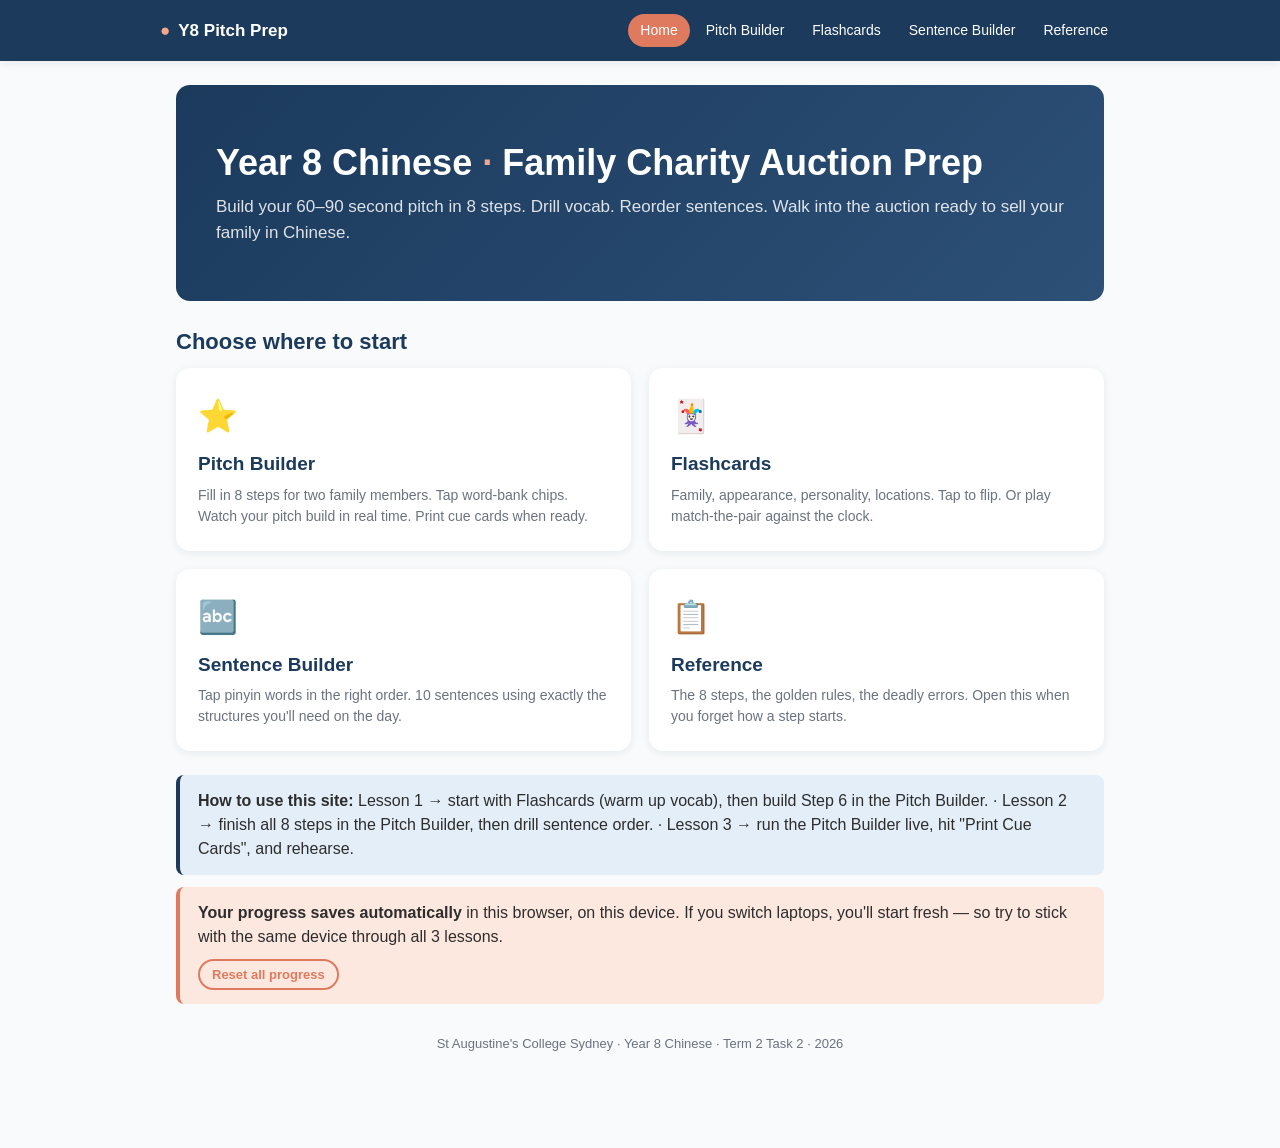
<file: index.html>
<!DOCTYPE html>
<html lang="en">
<head>
<meta charset="utf-8">
<meta name="viewport" content="width=device-width, initial-scale=1">
<title>Y8 Chinese — Pitch Prep</title>
<link rel="stylesheet" href="style.css?v=3">
</head>
<body>
<script src="app.js?v=3"></script>
<script>renderHeader('home');</script>

<main class="container">

  <section class="hero">
    <h1>Year 8 Chinese <span class="accent">·</span> Family Charity Auction Prep</h1>
    <p>Build your 60–90 second pitch in 8 steps. Drill vocab. Reorder sentences. Walk into the auction ready to sell your family in Chinese.</p>
  </section>

  <h2 style="margin-top:8px">Choose where to start</h2>

  <div class="card-grid">

    <a class="feature-card" href="pitch-builder.html">
      <span class="icon">⭐</span>
      <h3>Pitch Builder</h3>
      <p>Fill in 8 steps for two family members. Tap word-bank chips. Watch your pitch build in real time. Print cue cards when ready.</p>
    </a>

    <a class="feature-card" href="flashcards.html">
      <span class="icon">🃏</span>
      <h3>Flashcards</h3>
      <p>Family, appearance, personality, locations. Tap to flip. Or play match-the-pair against the clock.</p>
    </a>

    <a class="feature-card" href="sentence-builder.html">
      <span class="icon">🔤</span>
      <h3>Sentence Builder</h3>
      <p>Tap pinyin words in the right order. 10 sentences using exactly the structures you'll need on the day.</p>
    </a>

    <a class="feature-card" href="reference.html">
      <span class="icon">📋</span>
      <h3>Reference</h3>
      <p>The 8 steps, the golden rules, the deadly errors. Open this when you forget how a step starts.</p>
    </a>

  </div>

  <section class="box-blue">
    <strong>How to use this site:</strong>
    Lesson 1 → start with Flashcards (warm up vocab), then build Step 6 in the Pitch Builder. ·
    Lesson 2 → finish all 8 steps in the Pitch Builder, then drill sentence order. ·
    Lesson 3 → run the Pitch Builder live, hit "Print Cue Cards", and rehearse.
  </section>

  <section class="box-coral">
    <strong>Your progress saves automatically</strong> in this browser, on this device. If you switch laptops, you'll start fresh — so try to stick with the same device through all 3 lessons.
    <div class="button-row" style="margin-top:10px">
      <button class="ghost small" onclick="clearAllProgress()">Reset all progress</button>
    </div>
  </section>

  <p class="muted" style="text-align:center;margin-top:30px;font-size:13px">
    St Augustine's College Sydney · Year 8 Chinese · Term 2 Task 2 · 2026
  </p>

</main>

</body>
</html>
</file>
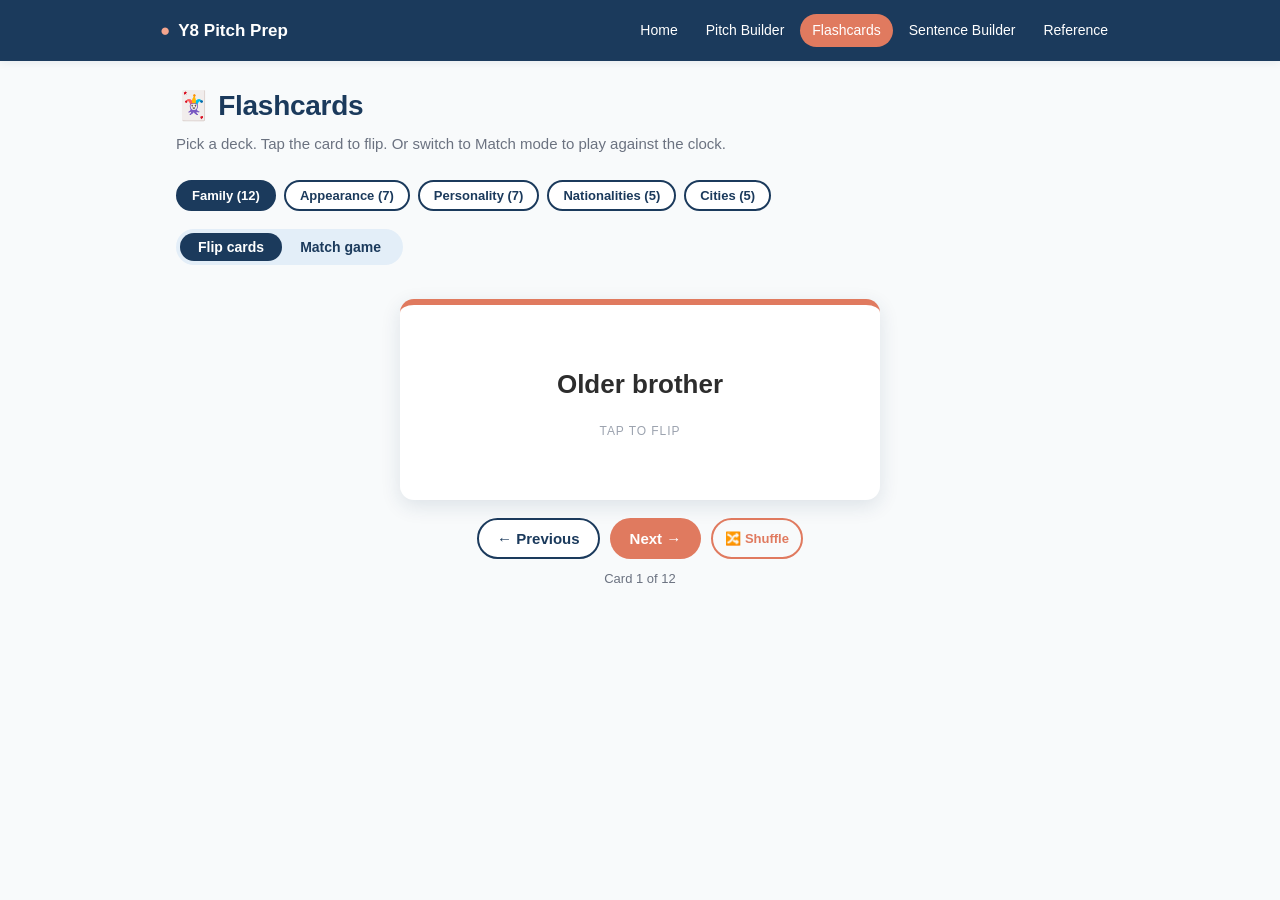
<file: flashcards.html>
<!DOCTYPE html>
<html lang="en">
<head>
<meta charset="utf-8">
<meta name="viewport" content="width=device-width, initial-scale=1">
<title>Flashcards · Y8 Chinese</title>
<link rel="stylesheet" href="style.css?v=3">
</head>
<body>
<script src="app.js?v=3"></script>
<script>renderHeader('flashcards');</script>

<main class="container">
  <h1 class="page-title">🃏 Flashcards</h1>
  <p class="page-subtitle">Pick a deck. Tap the card to flip. Or switch to Match mode to play against the clock.</p>

  <div class="deck-picker" id="deckPicker">
    <button data-deck="family"      class="active">Family (12)</button>
    <button data-deck="appearance">Appearance (7)</button>
    <button data-deck="personality">Personality (7)</button>
    <button data-deck="countries">Nationalities (5)</button>
    <button data-deck="cities">Cities (5)</button>
  </div>

  <div class="tabs" id="modeTabs">
    <button data-mode="flip" class="active">Flip cards</button>
    <button data-mode="match">Match game</button>
  </div>

  <!-- ============ Flip mode ============ -->
  <div id="flipMode">
    <div class="flashcard" id="flashcard" onclick="flipCard()">
      <div id="cardContent"></div>
      <div class="flip-hint">Tap to flip</div>
    </div>
    <div class="flashcard-controls">
      <button class="secondary" onclick="prevCard()">← Previous</button>
      <button onclick="nextCard()">Next →</button>
      <button class="ghost small" onclick="shuffleDeck()">🔀 Shuffle</button>
    </div>
    <div class="flashcard-progress" id="flipProgress"></div>
  </div>

  <!-- ============ Match mode ============ -->
  <div id="matchMode" style="display:none">
    <div class="match-status">
      <span id="matchScore">Matches: 0 / 0</span>
      <button class="ghost small" onclick="startMatch()">🔄 New game</button>
    </div>
    <div class="match-board" id="matchBoard"></div>
    <p class="muted" style="text-align:center;font-size:13px">Tap an English card, then tap the matching pinyin card. Match all 6 to win.</p>
  </div>

</main>

<script>
let activeDeck = 'family';
let mode = 'flip';

let deckCards = [];
let cardIndex = 0;
let showPinyin = false;

/* ============ Deck switching ============ */
document.getElementById('deckPicker').addEventListener('click', e => {
  if (e.target.tagName !== 'BUTTON') return;
  document.querySelectorAll('#deckPicker button').forEach(b => b.classList.remove('active'));
  e.target.classList.add('active');
  activeDeck = e.target.dataset.deck;
  resetForDeck();
});

document.getElementById('modeTabs').addEventListener('click', e => {
  if (e.target.tagName !== 'BUTTON') return;
  document.querySelectorAll('#modeTabs button').forEach(b => b.classList.remove('active'));
  e.target.classList.add('active');
  mode = e.target.dataset.mode;
  document.getElementById('flipMode').style.display = mode === 'flip' ? 'block' : 'none';
  document.getElementById('matchMode').style.display = mode === 'match' ? 'block' : 'none';
  if (mode === 'match') startMatch();
});

function resetForDeck() {
  deckCards = shuffle(VOCAB[activeDeck]);
  cardIndex = 0;
  showPinyin = false;
  if (mode === 'flip') renderCard();
  else startMatch();
}

/* ============ Flip mode ============ */
function renderCard() {
  const c = deckCards[cardIndex];
  if (!c) return;
  const content = document.getElementById('cardContent');
  content.innerHTML = '';
  if (showPinyin) {
    const pinyinDiv = document.createElement('div');
    pinyinDiv.className = 'face-pinyin';
    pinyinDiv.textContent = c.pinyin;
    const charDiv = document.createElement('div');
    charDiv.className = 'face-char';
    charDiv.textContent = c.char;
    content.appendChild(pinyinDiv);
    content.appendChild(charDiv);
    const speaker = makeSpeaker(c.char || c.pinyin, { size: 'lg' });
    if (speaker) {
      speaker.classList.add('face-speaker');
      content.appendChild(speaker);
    }
  } else {
    const en = document.createElement('div');
    en.className = 'face-en';
    en.textContent = c.en;
    content.appendChild(en);
  }
  document.getElementById('flipProgress').textContent = `Card ${cardIndex + 1} of ${deckCards.length}`;
}

function flipCard() {
  showPinyin = !showPinyin;
  renderCard();
}

function nextCard() {
  cardIndex = (cardIndex + 1) % deckCards.length;
  showPinyin = false;
  renderCard();
}

function prevCard() {
  cardIndex = (cardIndex - 1 + deckCards.length) % deckCards.length;
  showPinyin = false;
  renderCard();
}

function shuffleDeck() {
  deckCards = shuffle(deckCards);
  cardIndex = 0;
  showPinyin = false;
  renderCard();
}

/* ============ Match mode ============ */
let matchSelected = null;
let matchScore = 0;
let matchTotal = 0;

function startMatch() {
  const board = document.getElementById('matchBoard');
  board.innerHTML = '';
  matchSelected = null;
  matchScore = 0;

  // Take 6 random items from the active deck
  const pick = shuffle(VOCAB[activeDeck]).slice(0, 6);
  matchTotal = pick.length;

  // Build two arrays: English tiles and pinyin tiles, separately shuffled
  const enTiles = pick.map(item => ({ id: item.pinyin, label: item.en, side: 'en' }));
  const pyTiles = pick.map(item => ({ id: item.pinyin, label: item.pinyin, side: 'py' }));

  // Layout: column 1 = shuffled English; column 2 = shuffled pinyin
  const enShuf = shuffle(enTiles);
  const pyShuf = shuffle(pyTiles);

  // Interleave row-by-row in the grid
  for (let i = 0; i < pick.length; i++) {
    board.appendChild(makeMatchTile(enShuf[i]));
    board.appendChild(makeMatchTile(pyShuf[i]));
  }
  updateMatchScore();
}

function makeMatchTile(t) {
  const div = document.createElement('div');
  div.className = 'match-tile' + (t.side === 'py' ? ' pinyin' : '');
  div.dataset.id = t.id;
  div.dataset.side = t.side;
  div.textContent = t.label;
  div.addEventListener('click', () => onMatchTileClick(div));
  return div;
}

function onMatchTileClick(tile) {
  if (tile.classList.contains('matched')) return;
  if (!matchSelected) {
    tile.classList.add('selected');
    matchSelected = tile;
    return;
  }
  if (matchSelected === tile) {
    tile.classList.remove('selected');
    matchSelected = null;
    return;
  }
  // Must be different sides to match
  if (tile.dataset.side === matchSelected.dataset.side) {
    matchSelected.classList.remove('selected');
    tile.classList.add('selected');
    matchSelected = tile;
    return;
  }
  // Check match
  if (tile.dataset.id === matchSelected.dataset.id) {
    tile.classList.remove('selected');
    matchSelected.classList.remove('selected');
    tile.classList.add('matched');
    matchSelected.classList.add('matched');
    matchScore++;
    updateMatchScore();
    matchSelected = null;
    if (matchScore === matchTotal) {
      setTimeout(() => alert('🎉 All matched! Try a new game?'), 300);
    }
  } else {
    // Wrong — flash red briefly
    tile.classList.add('wrong');
    matchSelected.classList.add('wrong');
    const t1 = tile, t2 = matchSelected;
    setTimeout(() => {
      t1.classList.remove('wrong', 'selected');
      t2.classList.remove('wrong', 'selected');
    }, 600);
    matchSelected = null;
  }
}

function updateMatchScore() {
  document.getElementById('matchScore').textContent = `Matches: ${matchScore} / ${matchTotal}`;
}

/* ============ Init ============ */
resetForDeck();
</script>

</body>
</html>
</file>
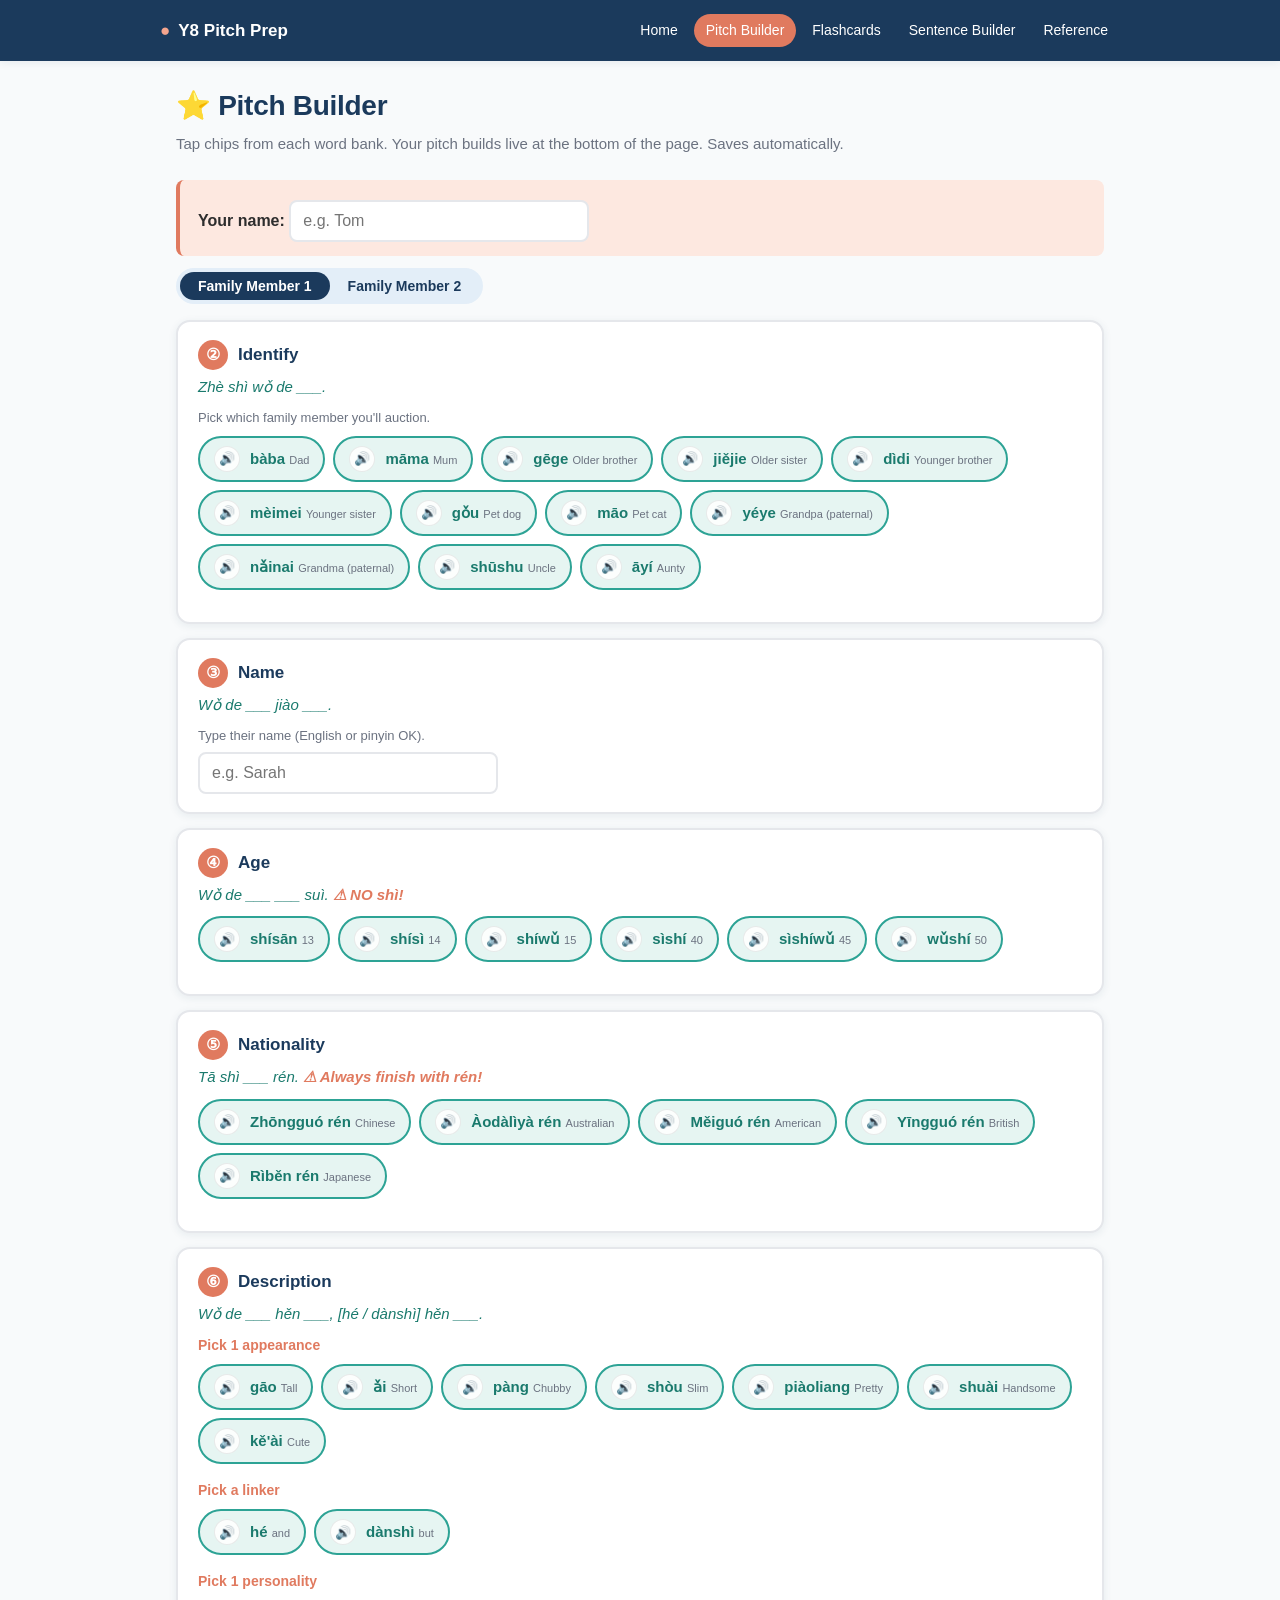
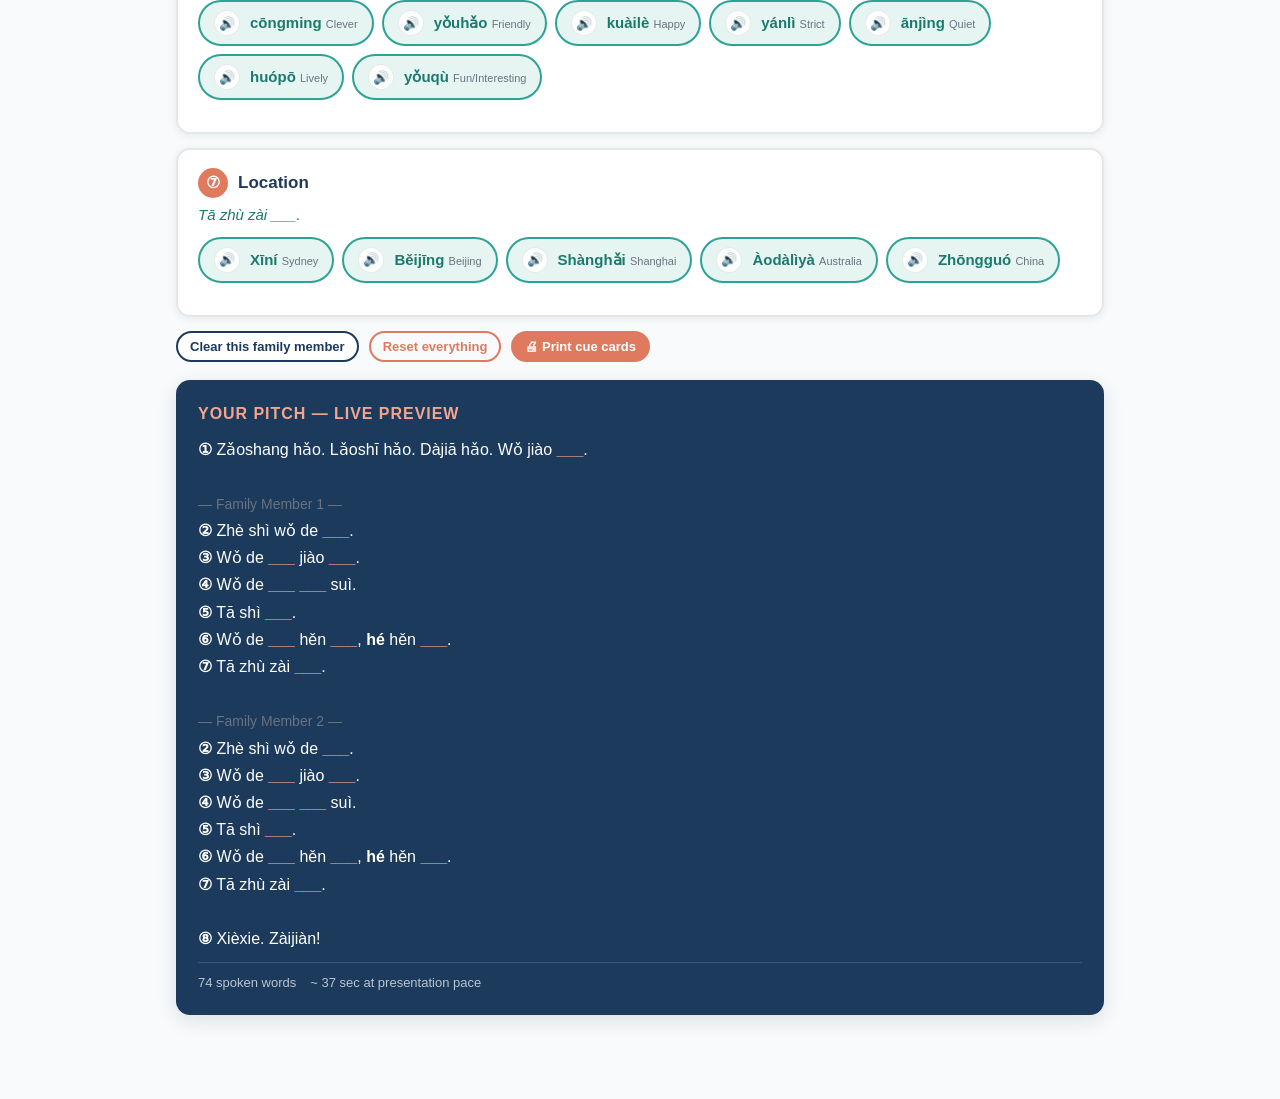
<file: pitch-builder.html>
<!DOCTYPE html>
<html lang="en">
<head>
<meta charset="utf-8">
<meta name="viewport" content="width=device-width, initial-scale=1">
<title>Pitch Builder · Y8 Chinese</title>
<link rel="stylesheet" href="style.css?v=3">
</head>
<body>
<script src="app.js?v=3"></script>
<script>renderHeader('pitch');</script>

<main class="container">
  <h1 class="page-title">⭐ Pitch Builder</h1>
  <p class="page-subtitle">Tap chips from each word bank. Your pitch builds live at the bottom of the page. Saves automatically.</p>

  <div class="box-coral">
    <strong>Your name:</strong>
    <input type="text" id="myName" placeholder="e.g. Tom" style="margin-top:6px;max-width:300px">
  </div>

  <div class="tabs" id="memberTabs">
    <button data-member="1" class="active">Family Member 1</button>
    <button data-member="2">Family Member 2</button>
  </div>

  <!-- Step 2 — Identify -->
  <div class="step" data-step="who">
    <div class="step-header"><span class="step-num">②</span><span class="step-title">Identify</span></div>
    <div class="step-pattern">Zhè shì wǒ de ___.</div>
    <div class="muted" style="font-size:13px;margin-bottom:8px">Pick which family member you'll auction.</div>
    <div class="chip-bank" id="who-bank"></div>
  </div>

  <!-- Step 3 — Name -->
  <div class="step" data-step="name">
    <div class="step-header"><span class="step-num">③</span><span class="step-title">Name</span></div>
    <div class="step-pattern">Wǒ de ___ jiào ___.</div>
    <div class="muted" style="font-size:13px;margin-bottom:6px">Type their name (English or pinyin OK).</div>
    <input type="text" id="nameInput" placeholder="e.g. Sarah" style="max-width:300px">
  </div>

  <!-- Step 4 — Age -->
  <div class="step" data-step="age">
    <div class="step-header"><span class="step-num">④</span><span class="step-title">Age</span></div>
    <div class="step-pattern">Wǒ de ___ ___ suì.   <span class="coral bold">⚠ NO shì!</span></div>
    <div class="chip-bank" id="age-bank"></div>
  </div>

  <!-- Step 5 — Nationality -->
  <div class="step" data-step="country">
    <div class="step-header"><span class="step-num">⑤</span><span class="step-title">Nationality</span></div>
    <div class="step-pattern">Tā shì ___ rén.   <span class="coral bold">⚠ Always finish with rén!</span></div>
    <div class="chip-bank" id="country-bank"></div>
  </div>

  <!-- Step 6 — Description -->
  <div class="step" data-step="desc">
    <div class="step-header"><span class="step-num">⑥</span><span class="step-title">Description</span></div>
    <div class="step-pattern">Wǒ de ___ hěn ___, [hé / dànshì] hěn ___.</div>
    <h3 style="margin-top:8px;font-size:14px;color:var(--coral)">Pick 1 appearance</h3>
    <div class="chip-bank" id="appearance-bank"></div>
    <h3 style="font-size:14px;color:var(--coral)">Pick a linker</h3>
    <div class="chip-bank" id="linker-bank"></div>
    <h3 style="font-size:14px;color:var(--coral)">Pick 1 personality</h3>
    <div class="chip-bank" id="personality-bank"></div>
  </div>

  <!-- Step 7 — Location -->
  <div class="step" data-step="city">
    <div class="step-header"><span class="step-num">⑦</span><span class="step-title">Location</span></div>
    <div class="step-pattern">Tā zhù zài ___.</div>
    <div class="chip-bank" id="city-bank"></div>
  </div>

  <div class="button-row">
    <button class="secondary small" onclick="clearMember()">Clear this family member</button>
    <button class="ghost small" onclick="clearAllProgress()">Reset everything</button>
    <button class="small" onclick="window.print()">🖨 Print cue cards</button>
  </div>

  <!-- Live preview -->
  <div class="pitch-preview" id="preview">
    <h2>Your pitch — live preview</h2>
    <div class="preview-text" id="preview-text"></div>
    <div class="meta">
      <span id="word-count">0 words</span>
      <span id="time-est">~ 0 sec spoken</span>
    </div>
  </div>

</main>

<script>
/* ============================================================
   Pitch Builder logic
   ============================================================ */
const blank = '<span class="blank">___</span>';

const state = (function () {
  const s = loadState();
  if (!s.pitch) s.pitch = {};
  if (!s.pitch.myName) s.pitch.myName = '';
  if (!s.pitch.member1) s.pitch.member1 = emptyMember();
  if (!s.pitch.member2) s.pitch.member2 = emptyMember();
  return s.pitch;
})();

let currentMember = 1;

function emptyMember() {
  return { who: null, name: '', age: null, country: null, appearance: null, personality: null, linker: null, city: null };
}

function persist() {
  saveState({ pitch: state });
}

/* ----------- Build chip banks ----------- */
function makeChip(item, group) {
  const span = document.createElement('span');
  span.className = 'chip';
  span.dataset.group = group;
  span.dataset.pinyin = item.pinyin;
  const speaker = makeSpeaker(item.char || item.pinyin);
  if (speaker) span.appendChild(speaker);
  const label = document.createElement('span');
  label.innerHTML = `${item.pinyin} <span class="chip-en">${item.en}</span>`;
  span.appendChild(label);
  span.addEventListener('click', () => {
    pick(group, item);
  });
  return span;
}

function fillBank(id, list, group) {
  const bank = document.getElementById(id);
  bank.innerHTML = '';
  list.forEach(item => bank.appendChild(makeChip(item, group)));
}

fillBank('who-bank',         VOCAB.family,       'who');
fillBank('age-bank',         VOCAB.ages,         'age');
fillBank('country-bank',     VOCAB.countries,    'country');
fillBank('appearance-bank',  VOCAB.appearance,   'appearance');
fillBank('personality-bank', VOCAB.personality,  'personality');
fillBank('linker-bank',      VOCAB.linkers,      'linker');
fillBank('city-bank',        VOCAB.cities,       'city');

/* ----------- Member tabs ----------- */
document.getElementById('memberTabs').addEventListener('click', e => {
  if (e.target.tagName !== 'BUTTON') return;
  document.querySelectorAll('#memberTabs button').forEach(b => b.classList.remove('active'));
  e.target.classList.add('active');
  currentMember = +e.target.dataset.member;
  syncUI();
});

/* ----------- Name input ----------- */
const myNameInput = document.getElementById('myName');
myNameInput.value = state.myName || '';
myNameInput.addEventListener('input', () => {
  state.myName = myNameInput.value;
  persist();
  render();
});

const nameInput = document.getElementById('nameInput');
nameInput.addEventListener('input', () => {
  state['member' + currentMember].name = nameInput.value;
  persist();
  render();
});

/* ----------- Pick a chip ----------- */
function pick(group, item) {
  const m = state['member' + currentMember];
  m[group] = item;
  persist();
  syncUI();
}

function clearMember() {
  if (!confirm('Clear this family member\'s answers?')) return;
  state['member' + currentMember] = emptyMember();
  persist();
  syncUI();
}

/* ----------- Sync UI to state ----------- */
function syncUI() {
  const m = state['member' + currentMember];
  // mark selected chips
  document.querySelectorAll('.chip').forEach(c => c.classList.remove('selected'));
  ['who','age','country','appearance','personality','linker','city'].forEach(g => {
    if (m[g]) {
      const chip = document.querySelector(`.chip[data-group="${g}"][data-pinyin="${cssEscape(m[g].pinyin)}"]`);
      if (chip) chip.classList.add('selected');
    }
  });
  nameInput.value = m.name || '';
  render();
}

function cssEscape(s) { return s.replace(/"/g, '\\"'); }

/* ----------- Render preview ----------- */
function render() {
  const p = state;
  const m1 = p.member1, m2 = p.member2;
  const lines = [];

  // Step 1 — Greet
  lines.push(`<strong>①</strong> Zǎoshang hǎo. Lǎoshī hǎo. Dàjiā hǎo. Wǒ jiào <strong>${p.myName ? p.myName : blank}</strong>.`);

  // Member 1
  lines.push(`<br><span class="muted">— Family Member 1 —</span>`);
  lines.push(memberLines(m1));

  // Member 2
  lines.push(`<br><span class="muted">— Family Member 2 —</span>`);
  lines.push(memberLines(m2));

  // Step 8 — Sign off
  lines.push(`<br><strong>⑧</strong> Xièxie. Zàijiàn!`);

  document.getElementById('preview-text').innerHTML = lines.join('<br>');

  // Word count + time estimate (~2 syllables per second when spoken at presentation pace)
  const text = document.getElementById('preview-text').textContent;
  const wordCount = text.trim().split(/\s+/).filter(w => !/^[___\.\!]+$/.test(w)).length;
  const filledOnly = text.replace(/___/g, '').trim().split(/\s+/).filter(Boolean).length;
  const seconds = Math.round(filledOnly / 2);
  document.getElementById('word-count').textContent = `${filledOnly} spoken words`;
  document.getElementById('time-est').textContent = `~ ${seconds} sec at presentation pace`;
}

function memberLines(m) {
  const who   = m.who         ? m.who.pinyin                                             : blank;
  const whoCh = m.who         ? `<span class="char">(${m.who.char})</span>`              : '';
  const name  = m.name        ? m.name                                                    : blank;
  const age   = m.age         ? m.age.pinyin                                             : blank;
  const ctry  = m.country     ? m.country.pinyin                                         : blank;
  const app   = m.appearance  ? m.appearance.pinyin                                      : blank;
  const link  = m.linker      ? m.linker.pinyin                                          : 'hé';
  const pers  = m.personality ? m.personality.pinyin                                     : blank;
  const city  = m.city        ? m.city.pinyin                                            : blank;

  return [
    `<strong>②</strong> Zhè shì wǒ de <strong>${who}</strong>. ${whoCh}`,
    `<strong>③</strong> Wǒ de <strong>${who}</strong> jiào <strong>${name}</strong>.`,
    `<strong>④</strong> Wǒ de <strong>${who}</strong> <strong>${age}</strong> suì.`,
    `<strong>⑤</strong> Tā shì <strong>${ctry}</strong>.`,
    `<strong>⑥</strong> Wǒ de <strong>${who}</strong> hěn <strong>${app}</strong>, <strong>${link}</strong> hěn <strong>${pers}</strong>.`,
    `<strong>⑦</strong> Tā zhù zài <strong>${city}</strong>.`,
  ].join('<br>');
}

/* Init */
syncUI();
</script>

</body>
</html>
</file>
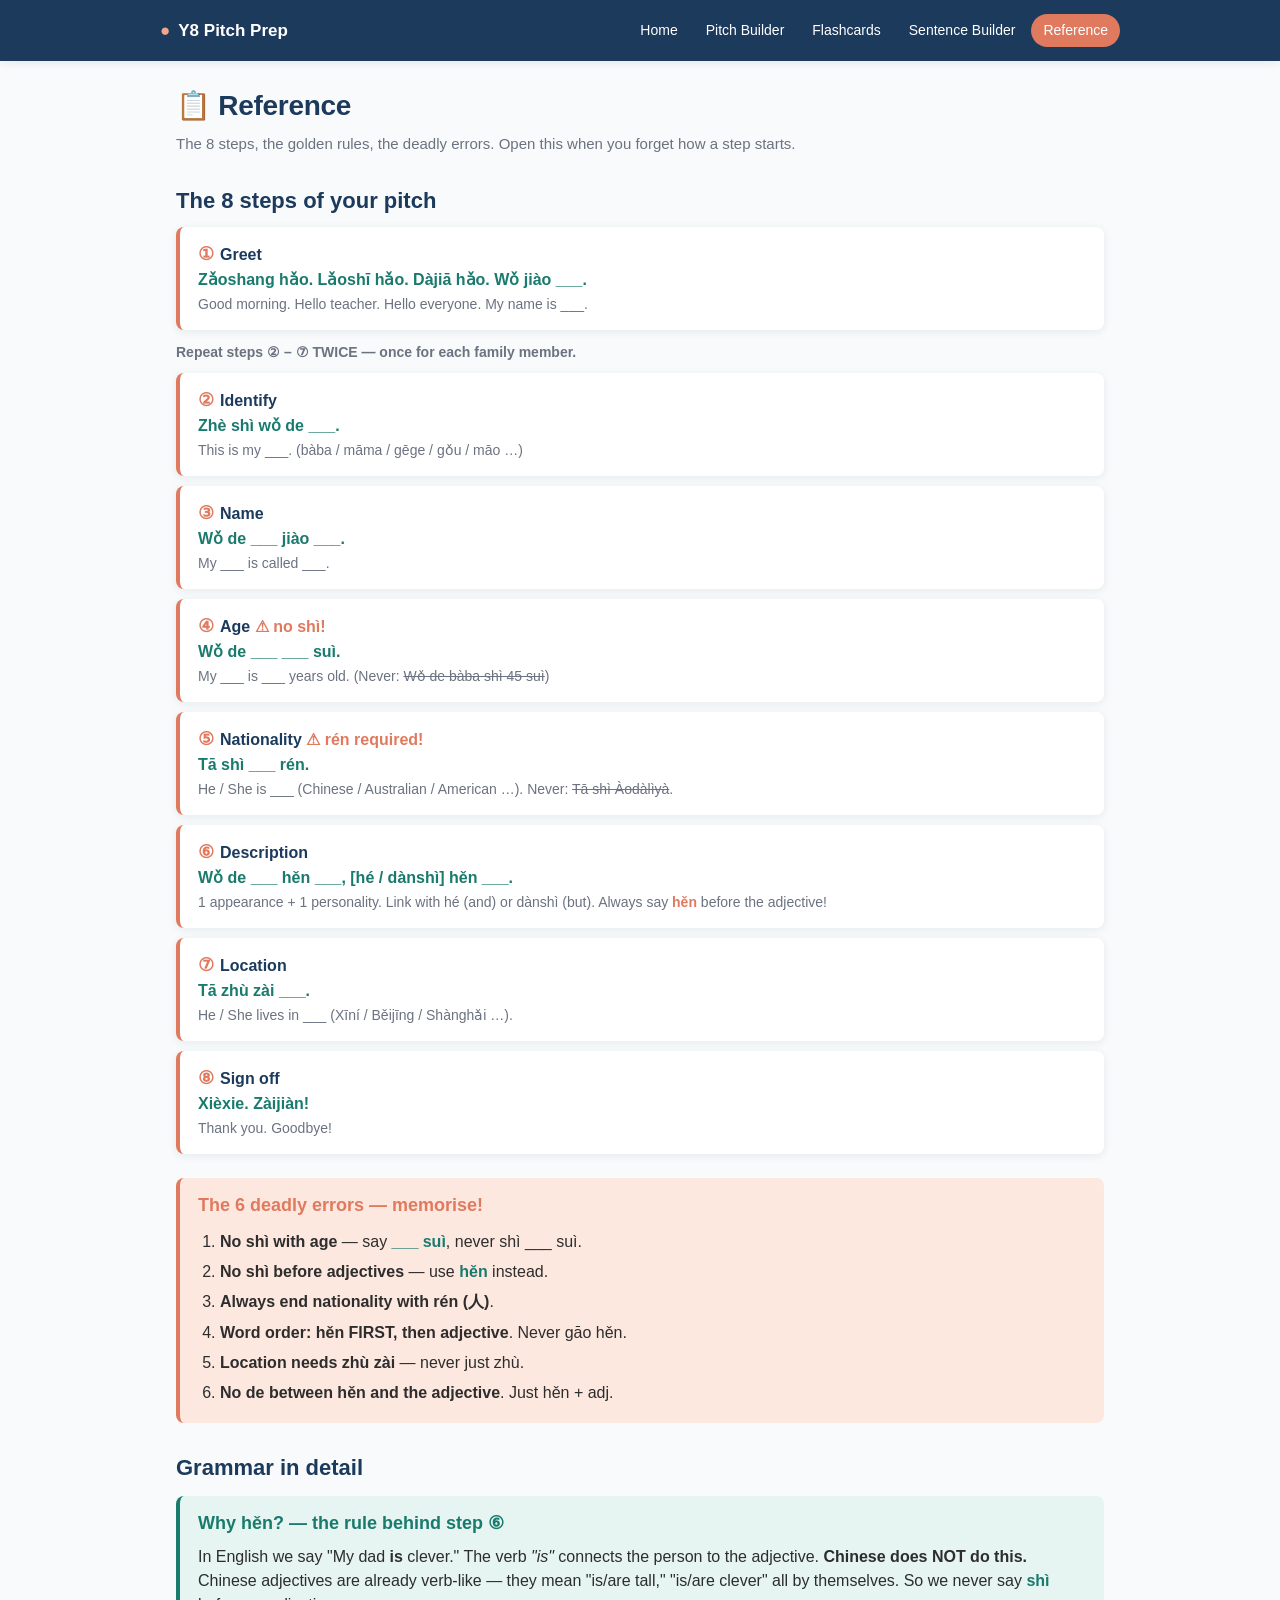
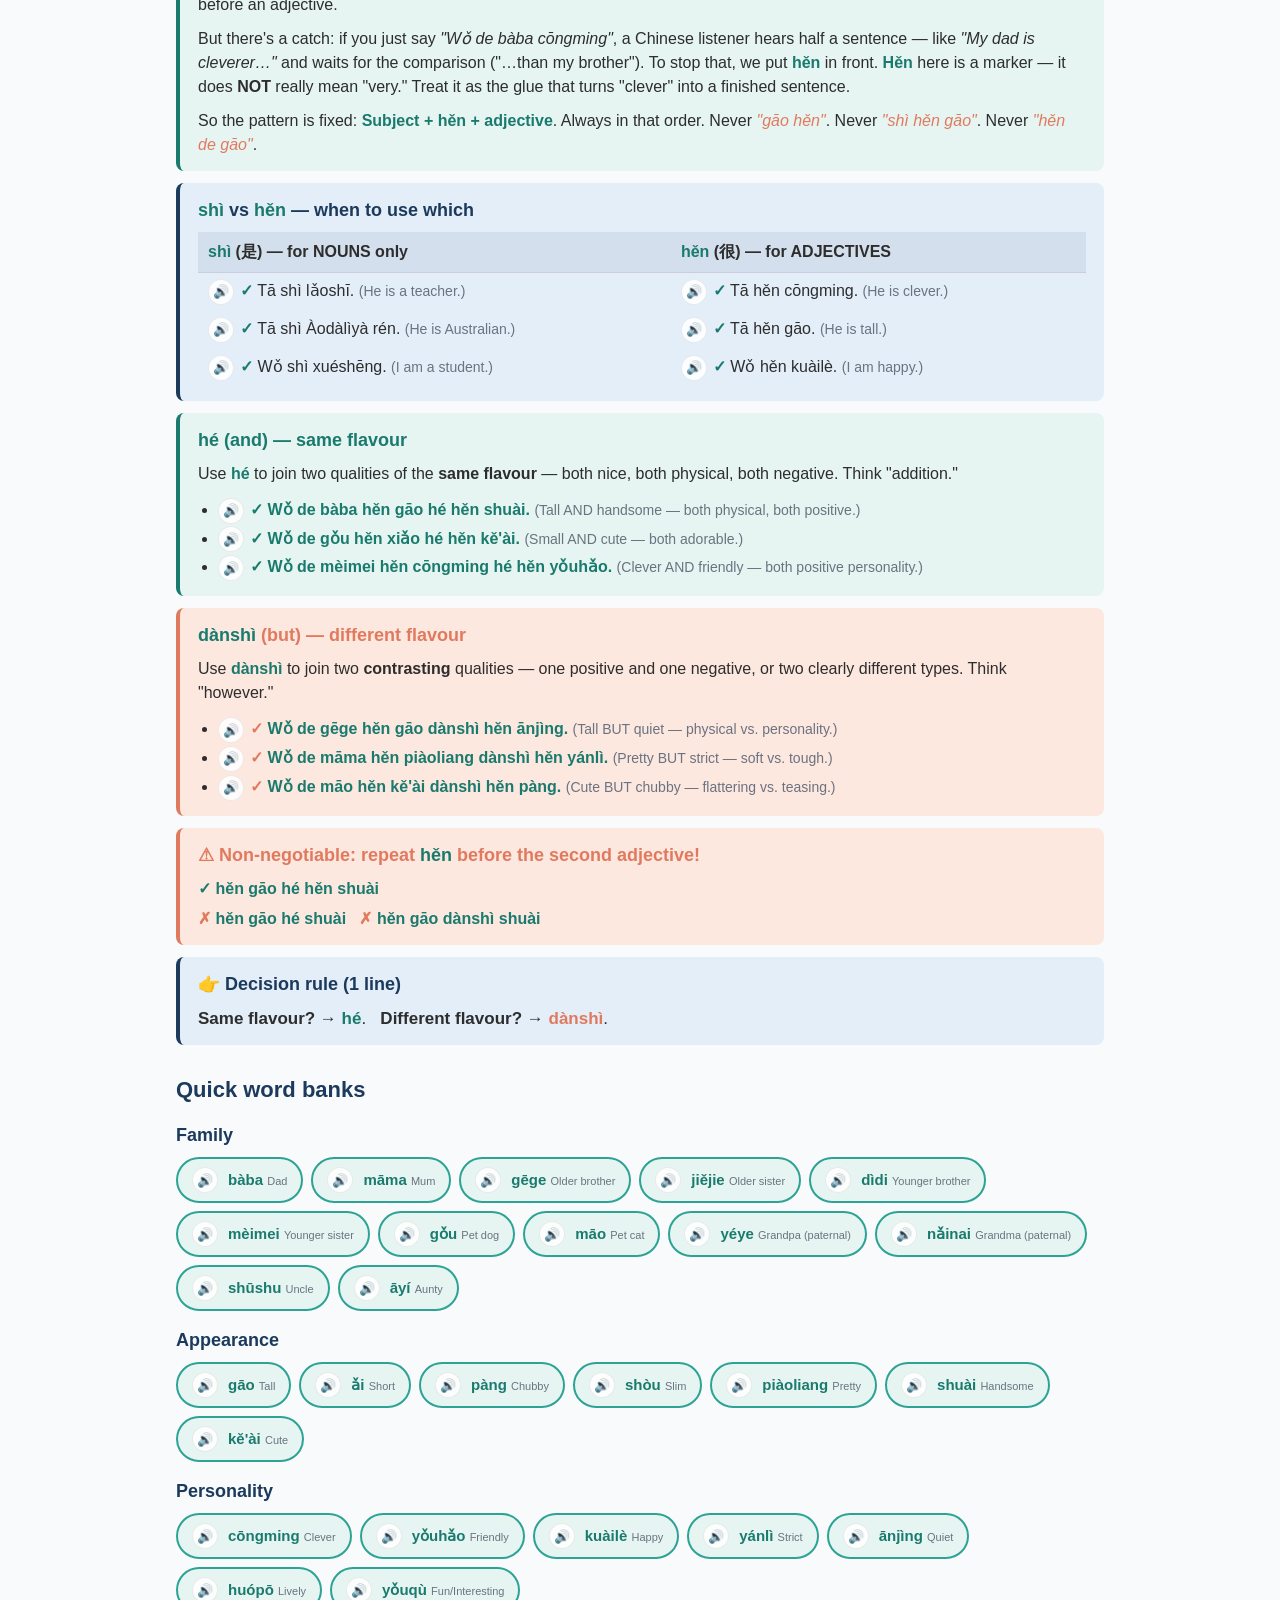
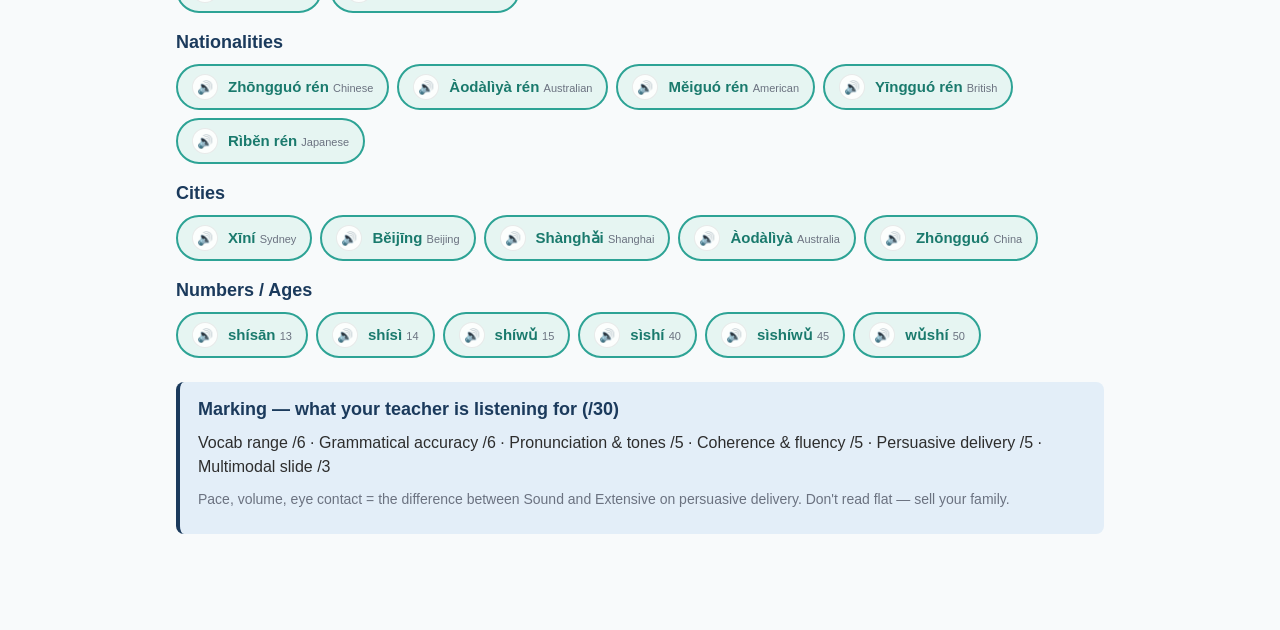
<file: reference.html>
<!DOCTYPE html>
<html lang="en">
<head>
<meta charset="utf-8">
<meta name="viewport" content="width=device-width, initial-scale=1">
<title>Reference · Y8 Chinese</title>
<link rel="stylesheet" href="style.css?v=3">
</head>
<body>
<script src="app.js?v=3"></script>
<script>renderHeader('reference');</script>

<main class="container">
  <h1 class="page-title">📋 Reference</h1>
  <p class="page-subtitle">The 8 steps, the golden rules, the deadly errors. Open this when you forget how a step starts.</p>

  <h2>The 8 steps of your pitch</h2>

  <div class="ref-step">
    <span class="num">①</span><span class="label">Greet</span><br>
    <span class="pinyin">Zǎoshang hǎo. Lǎoshī hǎo. Dàjiā hǎo. Wǒ jiào ___.</span><br>
    <span class="muted">Good morning. Hello teacher. Hello everyone. My name is ___.</span>
  </div>

  <p class="muted" style="margin:12px 0 6px"><strong>Repeat steps ② – ⑦ TWICE — once for each family member.</strong></p>

  <div class="ref-step">
    <span class="num">②</span><span class="label">Identify</span><br>
    <span class="pinyin">Zhè shì wǒ de ___.</span><br>
    <span class="muted">This is my ___. (bàba / māma / gēge / gǒu / māo …)</span>
  </div>

  <div class="ref-step">
    <span class="num">③</span><span class="label">Name</span><br>
    <span class="pinyin">Wǒ de ___ jiào ___.</span><br>
    <span class="muted">My ___ is called ___.</span>
  </div>

  <div class="ref-step">
    <span class="num">④</span><span class="label">Age</span> <span class="coral bold">⚠ no shì!</span><br>
    <span class="pinyin">Wǒ de ___ ___ suì.</span><br>
    <span class="muted">My ___ is ___ years old. (Never: <s>Wǒ de bàba shì 45 suì</s>)</span>
  </div>

  <div class="ref-step">
    <span class="num">⑤</span><span class="label">Nationality</span> <span class="coral bold">⚠ rén required!</span><br>
    <span class="pinyin">Tā shì ___ rén.</span><br>
    <span class="muted">He / She is ___ (Chinese / Australian / American …). Never: <s>Tā shì Àodàlìyà</s>.</span>
  </div>

  <div class="ref-step">
    <span class="num">⑥</span><span class="label">Description</span><br>
    <span class="pinyin">Wǒ de ___ hěn ___, [hé / dànshì] hěn ___.</span><br>
    <span class="muted">1 appearance + 1 personality. Link with hé (and) or dànshì (but). Always say <span class="coral bold">hěn</span> before the adjective!</span>
  </div>

  <div class="ref-step">
    <span class="num">⑦</span><span class="label">Location</span><br>
    <span class="pinyin">Tā zhù zài ___.</span><br>
    <span class="muted">He / She lives in ___ (Xīní / Běijīng / Shànghǎi …).</span>
  </div>

  <div class="ref-step">
    <span class="num">⑧</span><span class="label">Sign off</span><br>
    <span class="pinyin">Xièxie. Zàijiàn!</span><br>
    <span class="muted">Thank you. Goodbye!</span>
  </div>

  <div class="box-coral" style="margin-top:24px">
    <h3 style="margin-top:0;color:var(--coral)">The 6 deadly errors — memorise!</h3>
    <ol style="padding-left:22px;line-height:1.9">
      <li><strong>No shì with age</strong> — say <span class="pinyin">___ suì</span>, never shì ___ suì.</li>
      <li><strong>No shì before adjectives</strong> — use <span class="pinyin">hěn</span> instead.</li>
      <li><strong>Always end nationality with rén (人)</strong>.</li>
      <li><strong>Word order: hěn FIRST, then adjective</strong>. Never gāo hěn.</li>
      <li><strong>Location needs zhù zài</strong> — never just zhù.</li>
      <li><strong>No de between hěn and the adjective</strong>. Just hěn + adj.</li>
    </ol>
  </div>

  <h2>Grammar in detail</h2>

  <div class="box-teal">
    <h3 style="margin-top:0;color:var(--teal)">Why <span class="pinyin">hěn</span>? — the rule behind step ⑥</h3>
    <p>In English we say "My dad <strong>is</strong> clever." The verb <em>"is"</em> connects the person to the adjective. <strong>Chinese does NOT do this.</strong> Chinese adjectives are already verb-like — they mean "is/are tall," "is/are clever" all by themselves. So we never say <span class="pinyin"><strong>shì</strong></span> before an adjective.</p>
    <p>But there's a catch: if you just say <em>"Wǒ de bàba cōngming"</em>, a Chinese listener hears half a sentence — like <em>"My dad is cleverer…"</em> and waits for the comparison ("…than my brother"). To stop that, we put <span class="pinyin"><strong>hěn</strong></span> in front. <span class="pinyin"><strong>Hěn</strong></span> here is a marker — it does <strong>NOT</strong> really mean "very." Treat it as the glue that turns "clever" into a finished sentence.</p>
    <p style="margin-bottom:0">So the pattern is fixed: <span class="pinyin"><strong>Subject + hěn + adjective</strong></span>. Always in that order. Never <em class="coral">"gāo hěn"</em>. Never <em class="coral">"shì hěn gāo"</em>. Never <em class="coral">"hěn de gāo"</em>.</p>
  </div>

  <div class="box-blue">
    <h3 style="margin-top:0;color:var(--navy)"><span class="pinyin">shì</span> vs <span class="pinyin">hěn</span> — when to use which</h3>
    <table style="width:100%;border-collapse:collapse;margin-top:6px">
      <thead>
        <tr style="background:rgba(27,58,92,0.08)">
          <th style="text-align:left;padding:8px 10px;border-bottom:1px solid #ccd"><span class="pinyin">shì</span> (是) — for NOUNS only</th>
          <th style="text-align:left;padding:8px 10px;border-bottom:1px solid #ccd"><span class="pinyin">hěn</span> (很) — for ADJECTIVES</th>
        </tr>
      </thead>
      <tbody>
        <tr><td style="padding:6px 10px" data-speak="他是老师。"><span style="color:var(--teal);font-weight:700">✓</span> Tā shì lǎoshī. <span class="muted">(He is a teacher.)</span></td>
            <td style="padding:6px 10px" data-speak="他很聪明。"><span style="color:var(--teal);font-weight:700">✓</span> Tā hěn cōngming. <span class="muted">(He is clever.)</span></td></tr>
        <tr><td style="padding:6px 10px" data-speak="他是澳大利亚人。"><span style="color:var(--teal);font-weight:700">✓</span> Tā shì Àodàlìyà rén. <span class="muted">(He is Australian.)</span></td>
            <td style="padding:6px 10px" data-speak="他很高。"><span style="color:var(--teal);font-weight:700">✓</span> Tā hěn gāo. <span class="muted">(He is tall.)</span></td></tr>
        <tr><td style="padding:6px 10px" data-speak="我是学生。"><span style="color:var(--teal);font-weight:700">✓</span> Wǒ shì xuéshēng. <span class="muted">(I am a student.)</span></td>
            <td style="padding:6px 10px" data-speak="我很快乐。"><span style="color:var(--teal);font-weight:700">✓</span> Wǒ hěn kuàilè. <span class="muted">(I am happy.)</span></td></tr>
      </tbody>
    </table>
  </div>

  <div class="box-teal">
    <h3 style="margin-top:0;color:var(--teal)"><span class="pinyin">hé</span> (and) — same flavour</h3>
    <p>Use <span class="pinyin"><strong>hé</strong></span> to join two qualities of the <strong>same flavour</strong> — both nice, both physical, both negative. Think "addition."</p>
    <ul style="padding-left:20px;line-height:1.8;margin:6px 0 0">
      <li data-speak="我的爸爸很高和很帅。"><span style="color:var(--teal);font-weight:700">✓</span> <span class="pinyin">Wǒ de bàba hěn gāo hé hěn shuài.</span> <span class="muted">(Tall AND handsome — both physical, both positive.)</span></li>
      <li data-speak="我的狗很小和很可爱。"><span style="color:var(--teal);font-weight:700">✓</span> <span class="pinyin">Wǒ de gǒu hěn xiǎo hé hěn kě'ài.</span> <span class="muted">(Small AND cute — both adorable.)</span></li>
      <li data-speak="我的妹妹很聪明和很友好。"><span style="color:var(--teal);font-weight:700">✓</span> <span class="pinyin">Wǒ de mèimei hěn cōngming hé hěn yǒuhǎo.</span> <span class="muted">(Clever AND friendly — both positive personality.)</span></li>
    </ul>
  </div>

  <div class="box-coral">
    <h3 style="margin-top:0;color:var(--coral)"><span class="pinyin">dànshì</span> (but) — different flavour</h3>
    <p>Use <span class="pinyin"><strong>dànshì</strong></span> to join two <strong>contrasting</strong> qualities — one positive and one negative, or two clearly different types. Think "however."</p>
    <ul style="padding-left:20px;line-height:1.8;margin:6px 0 0">
      <li data-speak="我的哥哥很高但是很安静。"><span style="color:var(--coral);font-weight:700">✓</span> <span class="pinyin">Wǒ de gēge hěn gāo dànshì hěn ānjìng.</span> <span class="muted">(Tall BUT quiet — physical vs. personality.)</span></li>
      <li data-speak="我的妈妈很漂亮但是很严厉。"><span style="color:var(--coral);font-weight:700">✓</span> <span class="pinyin">Wǒ de māma hěn piàoliang dànshì hěn yánlì.</span> <span class="muted">(Pretty BUT strict — soft vs. tough.)</span></li>
      <li data-speak="我的猫很可爱但是很胖。"><span style="color:var(--coral);font-weight:700">✓</span> <span class="pinyin">Wǒ de māo hěn kě'ài dànshì hěn pàng.</span> <span class="muted">(Cute BUT chubby — flattering vs. teasing.)</span></li>
    </ul>
  </div>

  <div class="box-coral" style="border-left-color:var(--coral)">
    <h3 style="margin-top:0;color:var(--coral)">⚠ Non-negotiable: repeat <span class="pinyin">hěn</span> before the second adjective!</h3>
    <p style="margin-bottom:6px"><span style="color:var(--teal);font-weight:700">✓</span> <span class="pinyin">hěn gāo hé <strong>hěn</strong> shuài</span></p>
    <p style="margin:0"><span style="color:var(--coral);font-weight:700">✗</span> <span class="pinyin">hěn gāo hé shuài</span> &nbsp;&nbsp;<span style="color:var(--coral);font-weight:700">✗</span> <span class="pinyin">hěn gāo dànshì shuài</span></p>
  </div>

  <div class="box-blue">
    <h3 style="margin-top:0;color:var(--navy)">👉 Decision rule (1 line)</h3>
    <p style="margin-bottom:0;font-size:17px"><strong>Same flavour? →</strong> <span class="pinyin" style="color:var(--teal);font-weight:700">hé</span>.&nbsp;&nbsp;&nbsp;<strong>Different flavour? →</strong> <span class="pinyin" style="color:var(--coral);font-weight:700">dànshì</span>.</p>
  </div>

  <h2>Quick word banks</h2>

  <h3>Family</h3>
  <div class="chip-bank" id="famBank"></div>

  <h3>Appearance</h3>
  <div class="chip-bank" id="appBank"></div>

  <h3>Personality</h3>
  <div class="chip-bank" id="perBank"></div>

  <h3>Nationalities</h3>
  <div class="chip-bank" id="natBank"></div>

  <h3>Cities</h3>
  <div class="chip-bank" id="cityBank"></div>

  <h3>Numbers / Ages</h3>
  <div class="chip-bank" id="ageBank"></div>

  <div class="box-blue" style="margin-top:24px">
    <h3 style="margin-top:0">Marking — what your teacher is listening for (/30)</h3>
    <p>Vocab range /6 · Grammatical accuracy /6 · Pronunciation &amp; tones /5 · Coherence &amp; fluency /5 · Persuasive delivery /5 · Multimodal slide /3</p>
    <p class="muted" style="margin-top:8px">Pace, volume, eye contact = the difference between Sound and Extensive on persuasive delivery. Don't read flat — sell your family.</p>
  </div>

</main>

<script>
function renderRefBank(id, list) {
  const bank = document.getElementById(id);
  list.forEach(item => {
    const span = document.createElement('span');
    span.className = 'chip';
    const speaker = makeSpeaker(item.char || item.pinyin);
    if (speaker) span.appendChild(speaker);
    const label = document.createElement('span');
    label.innerHTML = `${item.pinyin} <span class="chip-en">${item.en}</span>`;
    span.appendChild(label);
    bank.appendChild(span);
  });
}
renderRefBank('famBank',  VOCAB.family);
renderRefBank('appBank',  VOCAB.appearance);
renderRefBank('perBank',  VOCAB.personality);
renderRefBank('natBank',  VOCAB.countries);
renderRefBank('cityBank', VOCAB.cities);
renderRefBank('ageBank',  VOCAB.ages);
</script>

</body>
</html>
</file>
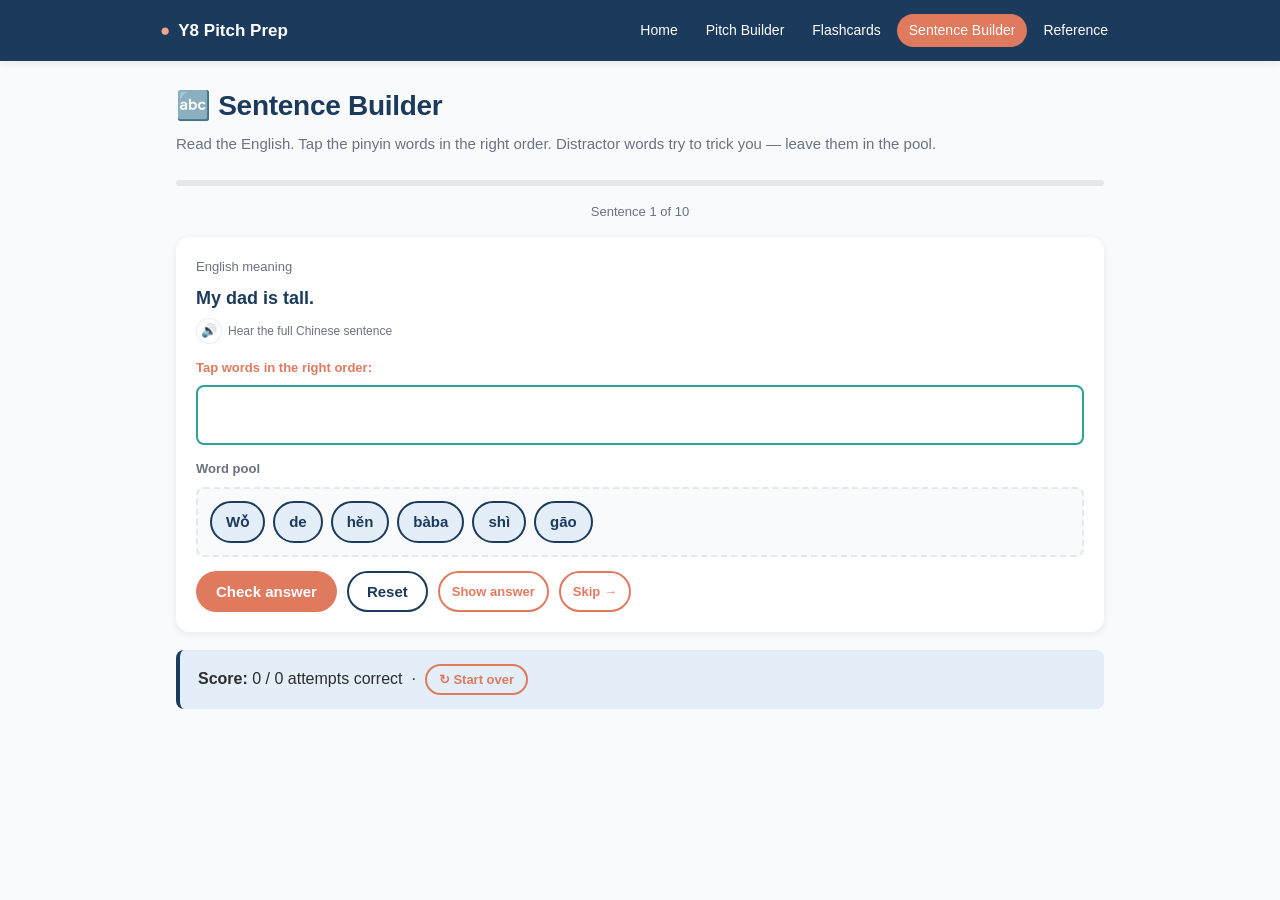
<file: sentence-builder.html>
<!DOCTYPE html>
<html lang="en">
<head>
<meta charset="utf-8">
<meta name="viewport" content="width=device-width, initial-scale=1">
<title>Sentence Builder · Y8 Chinese</title>
<link rel="stylesheet" href="style.css?v=3">
</head>
<body>
<script src="app.js?v=3"></script>
<script>renderHeader('sentence');</script>

<main class="container">
  <h1 class="page-title">🔤 Sentence Builder</h1>
  <p class="page-subtitle">Read the English. Tap the pinyin words in the right order. Distractor words try to trick you — leave them in the pool.</p>

  <div class="sb-progress"><div class="sb-progress-fill" id="progressFill" style="width:0%"></div></div>
  <p class="muted" id="progressText" style="text-align:center;font-size:13px;margin-bottom:12px"></p>

  <div class="box">
    <div class="muted" style="font-size:13px">English meaning</div>
    <div class="sb-target"><strong id="enTarget"></strong></div>
    <div id="sentenceSpeakRow" style="margin-top:6px"></div>

    <h3 style="font-size:13px;color:var(--coral);margin-top:14px">Tap words in the right order:</h3>
    <div class="sb-built" id="builtBox"></div>

    <h3 style="font-size:13px;color:var(--grey);margin-top:14px">Word pool</h3>
    <div class="sb-pool" id="poolBox"></div>

    <div class="sb-feedback" id="feedback"></div>

    <div class="button-row">
      <button onclick="checkAnswer()">Check answer</button>
      <button class="secondary" onclick="resetSentence()">Reset</button>
      <button class="ghost small" onclick="showAnswer()">Show answer</button>
      <button class="ghost small" onclick="nextSentence()">Skip →</button>
    </div>
  </div>

  <div class="box-blue" style="margin-top:18px">
    <strong>Score:</strong> <span id="scoreText">0 / 0 correct</span>
    &nbsp;·&nbsp;
    <button class="ghost small" onclick="restartAll()">↻ Start over</button>
  </div>

</main>

<script>
let sentenceOrder = shuffle(SENTENCES.map((_, i) => i));
let sentencePtr = 0;
let built = [];
let pool = [];
let score = 0;
let attempts = 0;
let answeredThis = false;

function currentSentence() {
  return SENTENCES[sentenceOrder[sentencePtr]];
}

function loadSentence() {
  const s = currentSentence();
  document.getElementById('enTarget').textContent = s.en;
  built = [];
  pool = shuffle([...s.correct, ...s.distractors]);
  answeredThis = false;
  document.getElementById('feedback').className = 'sb-feedback';
  document.getElementById('feedback').textContent = '';
  document.getElementById('builtBox').classList.remove('correct', 'wrong');
  // Inject speaker for the full Chinese sentence
  const speakRow = document.getElementById('sentenceSpeakRow');
  speakRow.innerHTML = '';
  if (s.cn) {
    const sp = makeSpeaker(s.cn);
    if (sp) {
      sp.classList.add('speak-inline');
      speakRow.appendChild(sp);
      const lbl = document.createElement('span');
      lbl.className = 'muted';
      lbl.style.fontSize = '12px';
      lbl.textContent = 'Hear the full Chinese sentence';
      speakRow.appendChild(lbl);
    }
  }
  render();
  updateProgress();
}

function render() {
  const builtBox = document.getElementById('builtBox');
  const poolBox = document.getElementById('poolBox');
  builtBox.innerHTML = '';
  poolBox.innerHTML = '';

  built.forEach((t, i) => {
    const tok = makeToken(t);
    tok.addEventListener('click', () => {
      // remove from built, return to pool
      built.splice(i, 1);
      pool.push(t);
      render();
    });
    builtBox.appendChild(tok);
  });

  pool.forEach((t, i) => {
    const tok = makeToken(t);
    tok.addEventListener('click', () => {
      built.push(t);
      pool.splice(i, 1);
      render();
    });
    poolBox.appendChild(tok);
  });
}

function makeToken(text) {
  const span = document.createElement('span');
  span.className = 'sb-token';
  span.textContent = text;
  return span;
}

function checkAnswer() {
  const s = currentSentence();
  const correct = s.correct;
  attempts++;
  let isRight = built.length === correct.length && built.every((t, i) => t === correct[i]);
  const fb = document.getElementById('feedback');
  const builtBox = document.getElementById('builtBox');
  if (isRight) {
    if (!answeredThis) score++;
    answeredThis = true;
    fb.textContent = '✓ Correct! ' + correct.join(' ');
    fb.className = 'sb-feedback show correct';
    builtBox.classList.add('correct');
  } else {
    fb.innerHTML = `✗ Not quite. Try again — or hit <em>Show answer</em> if stuck.`;
    fb.className = 'sb-feedback show wrong';
    builtBox.classList.add('wrong');
    setTimeout(() => builtBox.classList.remove('wrong'), 800);
  }
  updateScore();
}

function showAnswer() {
  const s = currentSentence();
  built = [...s.correct];
  pool = [...s.distractors];
  render();
  const fb = document.getElementById('feedback');
  fb.textContent = 'Answer: ' + s.correct.join(' ');
  fb.className = 'sb-feedback show correct';
  document.getElementById('builtBox').classList.add('correct');
  answeredThis = true;
}

function resetSentence() {
  loadSentence();
}

function nextSentence() {
  sentencePtr = (sentencePtr + 1) % sentenceOrder.length;
  loadSentence();
}

function updateProgress() {
  const pct = Math.round((sentencePtr / sentenceOrder.length) * 100);
  document.getElementById('progressFill').style.width = pct + '%';
  document.getElementById('progressText').textContent = `Sentence ${sentencePtr + 1} of ${sentenceOrder.length}`;
}

function updateScore() {
  document.getElementById('scoreText').textContent = `${score} / ${attempts} attempts correct`;
}

function restartAll() {
  sentenceOrder = shuffle(SENTENCES.map((_, i) => i));
  sentencePtr = 0;
  score = 0;
  attempts = 0;
  loadSentence();
  updateScore();
}

/* Init */
loadSentence();
updateScore();
</script>

</body>
</html>
</file>
<file: style.css>
/* ============================================================
   Y8 PITCH PREP — Shared styles
   Navy/Coral palette to match the printed booklet
   Mobile-first responsive
   ============================================================ */

:root {
  --navy: #1B3A5C;
  --navy-light: #2D5077;
  --coral: #E07A5F;
  --coral-light: #F4A58E;
  --teal: #1A7A6D;
  --teal-light: #2DA395;
  --dark: #2D2D2D;
  --grey: #6B7280;
  --grey-light: #9CA3AF;
  --bg: #FFFFFF;
  --bg-soft: #F8FAFB;
  --bg-blue: #E3EEF8;
  --bg-coral: #FDE8E0;
  --bg-teal: #E6F5F2;
  --bg-gold: #FFF3D6;
  --border: #E5E7EB;
  --shadow: 0 2px 8px rgba(27, 58, 92, 0.08);
  --shadow-lg: 0 6px 20px rgba(27, 58, 92, 0.12);
  --radius: 14px;
  --radius-sm: 8px;
}

* { box-sizing: border-box; margin: 0; padding: 0; }

html { font-size: 16px; -webkit-text-size-adjust: 100%; }

body {
  font-family: -apple-system, BlinkMacSystemFont, "Segoe UI", Roboto, "Helvetica Neue", Arial, sans-serif;
  color: var(--dark);
  background: var(--bg-soft);
  line-height: 1.5;
  min-height: 100vh;
  padding-bottom: 60px;
}

/* ============ Header / Nav ============ */
header.site-header {
  background: var(--navy);
  color: white;
  padding: 14px 16px;
  position: sticky;
  top: 0;
  z-index: 100;
  box-shadow: var(--shadow);
}

.site-header-inner {
  max-width: 960px;
  margin: 0 auto;
  display: flex;
  align-items: center;
  justify-content: space-between;
  gap: 12px;
}

.brand {
  font-size: 17px;
  font-weight: 700;
  color: white;
  text-decoration: none;
  display: flex;
  align-items: center;
  gap: 8px;
}
.brand .brand-dot { color: var(--coral-light); }

nav.main-nav {
  display: flex;
  gap: 4px;
  flex-wrap: wrap;
}

nav.main-nav a {
  color: white;
  text-decoration: none;
  padding: 6px 12px;
  border-radius: 999px;
  font-size: 14px;
  font-weight: 500;
  transition: background 0.15s;
}
nav.main-nav a:hover { background: var(--navy-light); }
nav.main-nav a.active { background: var(--coral); }

@media (max-width: 600px) {
  .site-header-inner { flex-direction: column; align-items: flex-start; }
  nav.main-nav { width: 100%; overflow-x: auto; -webkit-overflow-scrolling: touch; flex-wrap: nowrap; }
  nav.main-nav a { white-space: nowrap; padding: 6px 10px; font-size: 13px; }
}

/* ============ Container ============ */
.container {
  max-width: 960px;
  margin: 0 auto;
  padding: 24px 16px;
}

/* ============ Typography ============ */
h1.page-title {
  font-size: 28px;
  color: var(--navy);
  margin-bottom: 6px;
  letter-spacing: -0.01em;
}
.page-subtitle {
  color: var(--grey);
  font-size: 15px;
  margin-bottom: 24px;
}

h2 { color: var(--navy); font-size: 22px; margin: 28px 0 10px; }
h3 { color: var(--navy); font-size: 18px; margin: 16px 0 8px; }

p { margin-bottom: 10px; }
.muted { color: var(--grey); font-size: 14px; }

.pinyin {
  color: var(--teal);
  font-weight: 600;
}
.char {
  color: var(--grey);
  font-size: 0.85em;
}
.coral { color: var(--coral); }
.bold { font-weight: 700; }

/* ============ Hero (landing) ============ */
.hero {
  background: linear-gradient(135deg, var(--navy) 0%, var(--navy-light) 100%);
  color: white;
  padding: 36px 24px;
  border-radius: var(--radius);
  margin-bottom: 24px;
}
.hero h1 {
  font-size: 26px;
  color: white;
  margin-bottom: 10px;
  line-height: 1.2;
}
.hero .accent { color: var(--coral-light); }
.hero p { color: rgba(255,255,255,0.85); font-size: 15px; margin: 0; }

@media (min-width: 700px) {
  .hero { padding: 56px 40px; }
  .hero h1 { font-size: 36px; }
  .hero p { font-size: 17px; }
}

/* ============ Card grid (landing) ============ */
.card-grid {
  display: grid;
  grid-template-columns: 1fr;
  gap: 14px;
  margin-bottom: 24px;
}
@media (min-width: 600px) {
  .card-grid { grid-template-columns: 1fr 1fr; gap: 18px; }
}

.feature-card {
  background: white;
  border-radius: var(--radius);
  padding: 22px 20px;
  text-decoration: none;
  color: var(--dark);
  border: 2px solid transparent;
  box-shadow: var(--shadow);
  transition: transform 0.15s, border-color 0.15s, box-shadow 0.15s;
  display: block;
}
.feature-card:hover {
  transform: translateY(-2px);
  border-color: var(--coral);
  box-shadow: var(--shadow-lg);
}
.feature-card .icon {
  font-size: 32px;
  display: block;
  margin-bottom: 10px;
}
.feature-card h3 {
  color: var(--navy);
  font-size: 19px;
  margin: 0 0 6px;
}
.feature-card p {
  color: var(--grey);
  font-size: 14px;
  margin: 0;
}

/* ============ Generic boxes ============ */
.box {
  background: white;
  border-radius: var(--radius);
  padding: 20px;
  margin: 16px 0;
  box-shadow: var(--shadow);
}
.box-blue {
  background: var(--bg-blue);
  border-left: 4px solid var(--navy);
  padding: 14px 18px;
  border-radius: var(--radius-sm);
  margin: 12px 0;
}
.box-coral {
  background: var(--bg-coral);
  border-left: 4px solid var(--coral);
  padding: 14px 18px;
  border-radius: var(--radius-sm);
  margin: 12px 0;
}
.box-teal {
  background: var(--bg-teal);
  border-left: 4px solid var(--teal);
  padding: 14px 18px;
  border-radius: var(--radius-sm);
  margin: 12px 0;
}

/* ============ Buttons ============ */
button, .btn {
  font-family: inherit;
  font-size: 15px;
  font-weight: 600;
  padding: 10px 18px;
  border-radius: 999px;
  border: 2px solid transparent;
  cursor: pointer;
  transition: all 0.15s;
  background: var(--coral);
  color: white;
  display: inline-block;
  text-decoration: none;
  text-align: center;
}
button:hover, .btn:hover { transform: translateY(-1px); box-shadow: var(--shadow); }
button:active, .btn:active { transform: translateY(0); }
button.secondary, .btn.secondary {
  background: white;
  color: var(--navy);
  border-color: var(--navy);
}
button.secondary:hover, .btn.secondary:hover { background: var(--bg-blue); }
button.ghost, .btn.ghost {
  background: transparent;
  color: var(--coral);
  border-color: var(--coral);
}
button.ghost:hover, .btn.ghost:hover { background: var(--bg-coral); }
button.small, .btn.small { padding: 6px 12px; font-size: 13px; }

button:disabled { opacity: 0.4; cursor: not-allowed; transform: none; }

.button-row { display: flex; gap: 10px; flex-wrap: wrap; margin-top: 14px; }

/* ============ Form fields ============ */
label.field-label {
  display: block;
  font-size: 13px;
  font-weight: 600;
  color: var(--navy);
  margin-bottom: 6px;
  text-transform: uppercase;
  letter-spacing: 0.04em;
}

input[type="text"], textarea, select {
  width: 100%;
  font-family: inherit;
  font-size: 16px;
  padding: 10px 12px;
  border: 2px solid var(--border);
  border-radius: var(--radius-sm);
  background: white;
  color: var(--dark);
  transition: border-color 0.15s;
}
input[type="text"]:focus, textarea:focus, select:focus {
  outline: none;
  border-color: var(--coral);
}

/* ============ Word bank chips ============ */
.chip-bank {
  display: flex;
  flex-wrap: wrap;
  gap: 8px;
  margin: 8px 0 14px;
}
.chip {
  display: inline-flex;
  align-items: center;
  gap: 6px;
  padding: 8px 14px;
  background: var(--bg-teal);
  border: 2px solid var(--teal-light);
  color: var(--teal);
  border-radius: 999px;
  font-size: 15px;
  font-weight: 600;
  cursor: pointer;
  user-select: none;
  transition: all 0.15s;
  min-height: 38px;
  line-height: 1.2;
}
.chip:hover {
  background: var(--teal);
  color: white;
  border-color: var(--teal);
  transform: translateY(-1px);
}
.chip.selected {
  background: var(--teal);
  color: white;
  border-color: var(--teal);
}
.chip .chip-en {
  font-size: 11px;
  color: var(--grey);
  font-weight: 500;
}
.chip:hover .chip-en, .chip.selected .chip-en { color: rgba(255,255,255,0.85); }

/* ============ Speaker / TTS button ============ */
.speak-btn {
  display: inline-flex;
  align-items: center;
  justify-content: center;
  width: 26px; height: 26px;
  padding: 0;
  margin: 0 4px 0 0;
  border-radius: 999px;
  background: rgba(255,255,255,0.85);
  border: 1.5px solid rgba(0,0,0,0.08);
  font-size: 13px;
  line-height: 1;
  cursor: pointer;
  user-select: none;
  flex-shrink: 0;
  transition: transform 0.15s, background 0.15s, border-color 0.15s;
}
.speak-btn:hover {
  background: white;
  border-color: var(--coral);
  transform: scale(1.08);
}
.speak-btn.speaking {
  background: var(--coral);
  border-color: var(--coral);
  transform: scale(1.12);
}
.speak-btn-lg {
  width: 36px; height: 36px;
  font-size: 18px;
  margin: 0 6px 0 0;
}
.face-speaker {
  margin: 14px auto 0 !important;
  display: flex !important;
}
.chip:hover .speak-btn, .chip.selected .speak-btn {
  background: rgba(255,255,255,0.95);
  border-color: rgba(255,255,255,0.5);
}
/* Inline speaker next to example sentences (reference page) */
.speak-inline {
  vertical-align: middle;
  margin: 0 6px 0 0;
}
@media print {
  .speak-btn { display: none !important; }
}

/* ============ Pitch builder ============ */
.step {
  background: white;
  border-radius: var(--radius);
  padding: 18px 20px;
  margin-bottom: 14px;
  border: 2px solid var(--border);
  box-shadow: var(--shadow);
}
.step.active {
  border-color: var(--coral);
}
.step-num {
  display: inline-flex;
  align-items: center;
  justify-content: center;
  width: 30px; height: 30px;
  background: var(--coral);
  color: white;
  border-radius: 50%;
  font-weight: 700;
  margin-right: 10px;
}
.step-header {
  display: flex;
  align-items: center;
  margin-bottom: 6px;
}
.step-title {
  font-weight: 700;
  color: var(--navy);
  font-size: 17px;
}
.step-pattern {
  display: block;
  color: var(--teal);
  font-style: italic;
  font-size: 15px;
  margin-bottom: 10px;
}

.pitch-preview {
  background: var(--navy);
  color: white;
  border-radius: var(--radius);
  padding: 22px;
  margin-top: 18px;
  box-shadow: var(--shadow-lg);
}
.pitch-preview h2 { color: var(--coral-light); margin: 0 0 10px; font-size: 16px; text-transform: uppercase; letter-spacing: 0.06em; }
.pitch-preview .preview-text {
  font-size: 16px;
  line-height: 1.7;
  color: white;
}
.pitch-preview .preview-text .blank { color: var(--coral-light); font-weight: 700; }
.pitch-preview .meta {
  display: flex;
  gap: 14px;
  margin-top: 10px;
  padding-top: 10px;
  border-top: 1px solid rgba(255,255,255,0.15);
  font-size: 13px;
  color: rgba(255,255,255,0.7);
}

/* ============ Tabs (family member 1 / 2) ============ */
.tabs {
  display: inline-flex;
  background: var(--bg-blue);
  border-radius: 999px;
  padding: 4px;
  margin-bottom: 16px;
}
.tabs button {
  background: transparent;
  color: var(--navy);
  padding: 6px 18px;
  font-size: 14px;
  border: none;
}
.tabs button:hover { background: rgba(27, 58, 92, 0.06); transform: none; box-shadow: none; }
.tabs button.active { background: var(--navy); color: white; }

/* ============ Flashcards ============ */
.deck-picker {
  display: flex;
  flex-wrap: wrap;
  gap: 8px;
  margin-bottom: 18px;
}
.deck-picker button {
  background: white;
  color: var(--navy);
  border: 2px solid var(--navy);
  padding: 6px 14px;
  font-size: 13px;
}
.deck-picker button.active {
  background: var(--navy);
  color: white;
}

.flashcard {
  background: white;
  border-radius: var(--radius);
  padding: 60px 24px;
  text-align: center;
  box-shadow: var(--shadow-lg);
  cursor: pointer;
  user-select: none;
  margin: 18px auto;
  max-width: 480px;
  min-height: 200px;
  display: flex;
  flex-direction: column;
  justify-content: center;
  transition: transform 0.2s;
  border-top: 6px solid var(--coral);
}
.flashcard:hover { transform: scale(1.01); }
.flashcard .face-en {
  font-size: 26px;
  font-weight: 600;
  color: var(--dark);
}
.flashcard .face-pinyin {
  font-size: 32px;
  font-weight: 700;
  color: var(--teal);
  margin-bottom: 8px;
}
.flashcard .face-char {
  font-size: 22px;
  color: var(--grey);
}
.flashcard .flip-hint {
  margin-top: 18px;
  font-size: 12px;
  color: var(--grey-light);
  text-transform: uppercase;
  letter-spacing: 0.08em;
}
.flashcard-controls {
  display: flex;
  justify-content: center;
  gap: 10px;
  margin-top: 14px;
  flex-wrap: wrap;
}
.flashcard-progress {
  text-align: center;
  color: var(--grey);
  font-size: 13px;
  margin-top: 10px;
}

/* ============ Match game ============ */
.match-board {
  display: grid;
  grid-template-columns: 1fr 1fr;
  gap: 12px;
  margin: 18px 0;
}
.match-tile {
  background: white;
  padding: 14px 12px;
  border-radius: var(--radius-sm);
  text-align: center;
  cursor: pointer;
  border: 2px solid var(--border);
  font-size: 15px;
  font-weight: 600;
  user-select: none;
  transition: all 0.15s;
  min-height: 50px;
  display: flex;
  align-items: center;
  justify-content: center;
}
.match-tile:hover { border-color: var(--coral); transform: translateY(-1px); }
.match-tile.selected { background: var(--bg-coral); border-color: var(--coral); }
.match-tile.matched { background: var(--bg-teal); border-color: var(--teal); color: var(--teal); cursor: default; pointer-events: none; opacity: 0.7; }
.match-tile.wrong { background: #FEE; border-color: #E55; }
.match-tile.pinyin { color: var(--teal); }

.match-status {
  display: flex;
  justify-content: space-between;
  align-items: center;
  margin: 12px 0;
  font-size: 14px;
}

/* ============ Sentence builder ============ */
.sb-target {
  font-size: 18px;
  margin: 8px 0 6px;
}
.sb-target strong { color: var(--navy); }
.sb-pool, .sb-built {
  display: flex;
  flex-wrap: wrap;
  gap: 8px;
  min-height: 60px;
  padding: 12px;
  border-radius: var(--radius-sm);
  background: var(--bg-soft);
  border: 2px dashed var(--border);
  margin: 8px 0;
}
.sb-built {
  background: white;
  border-style: solid;
  border-color: var(--teal-light);
}
.sb-built.correct { background: var(--bg-teal); border-color: var(--teal); }
.sb-built.wrong { background: #FEE; border-color: #E55; }
.sb-token {
  background: var(--bg-blue);
  color: var(--navy);
  padding: 8px 14px;
  border-radius: 999px;
  font-weight: 600;
  font-size: 15px;
  cursor: pointer;
  border: 2px solid var(--navy);
  user-select: none;
  transition: all 0.15s;
  min-height: 38px;
  display: inline-flex;
  align-items: center;
}
.sb-token:hover { background: var(--navy); color: white; transform: translateY(-1px); }

.sb-feedback {
  margin: 14px 0;
  padding: 12px 16px;
  border-radius: var(--radius-sm);
  font-weight: 600;
  display: none;
}
.sb-feedback.show { display: block; }
.sb-feedback.correct { background: var(--bg-teal); color: var(--teal); }
.sb-feedback.wrong { background: var(--bg-coral); color: var(--coral); }

.sb-progress {
  height: 6px;
  background: var(--border);
  border-radius: 3px;
  overflow: hidden;
  margin: 8px 0 16px;
}
.sb-progress-fill {
  height: 100%;
  background: var(--coral);
  transition: width 0.3s;
}

/* ============ Reference page ============ */
.ref-step {
  background: white;
  border-radius: var(--radius-sm);
  padding: 14px 18px;
  margin: 10px 0;
  border-left: 4px solid var(--coral);
  box-shadow: var(--shadow);
}
.ref-step .num { font-weight: 700; color: var(--coral); font-size: 18px; margin-right: 6px; }
.ref-step .label { font-weight: 700; color: var(--navy); }

/* ============ Save indicator ============ */
.save-indicator {
  position: fixed;
  bottom: 16px;
  right: 16px;
  background: var(--teal);
  color: white;
  padding: 8px 14px;
  border-radius: 999px;
  font-size: 13px;
  opacity: 0;
  transition: opacity 0.3s;
  z-index: 1000;
  box-shadow: var(--shadow-lg);
}
.save-indicator.show { opacity: 1; }

/* ============ Print ============ */
@media print {
  header.site-header, nav.main-nav, .button-row, button, .save-indicator, .pitch-preview { display: none !important; }
  body { background: white; padding: 0; }
  .container { padding: 0; max-width: 100%; }
  .step { page-break-inside: avoid; box-shadow: none; border-color: #ccc; }
  @page { margin: 18mm; }
}
</file>
